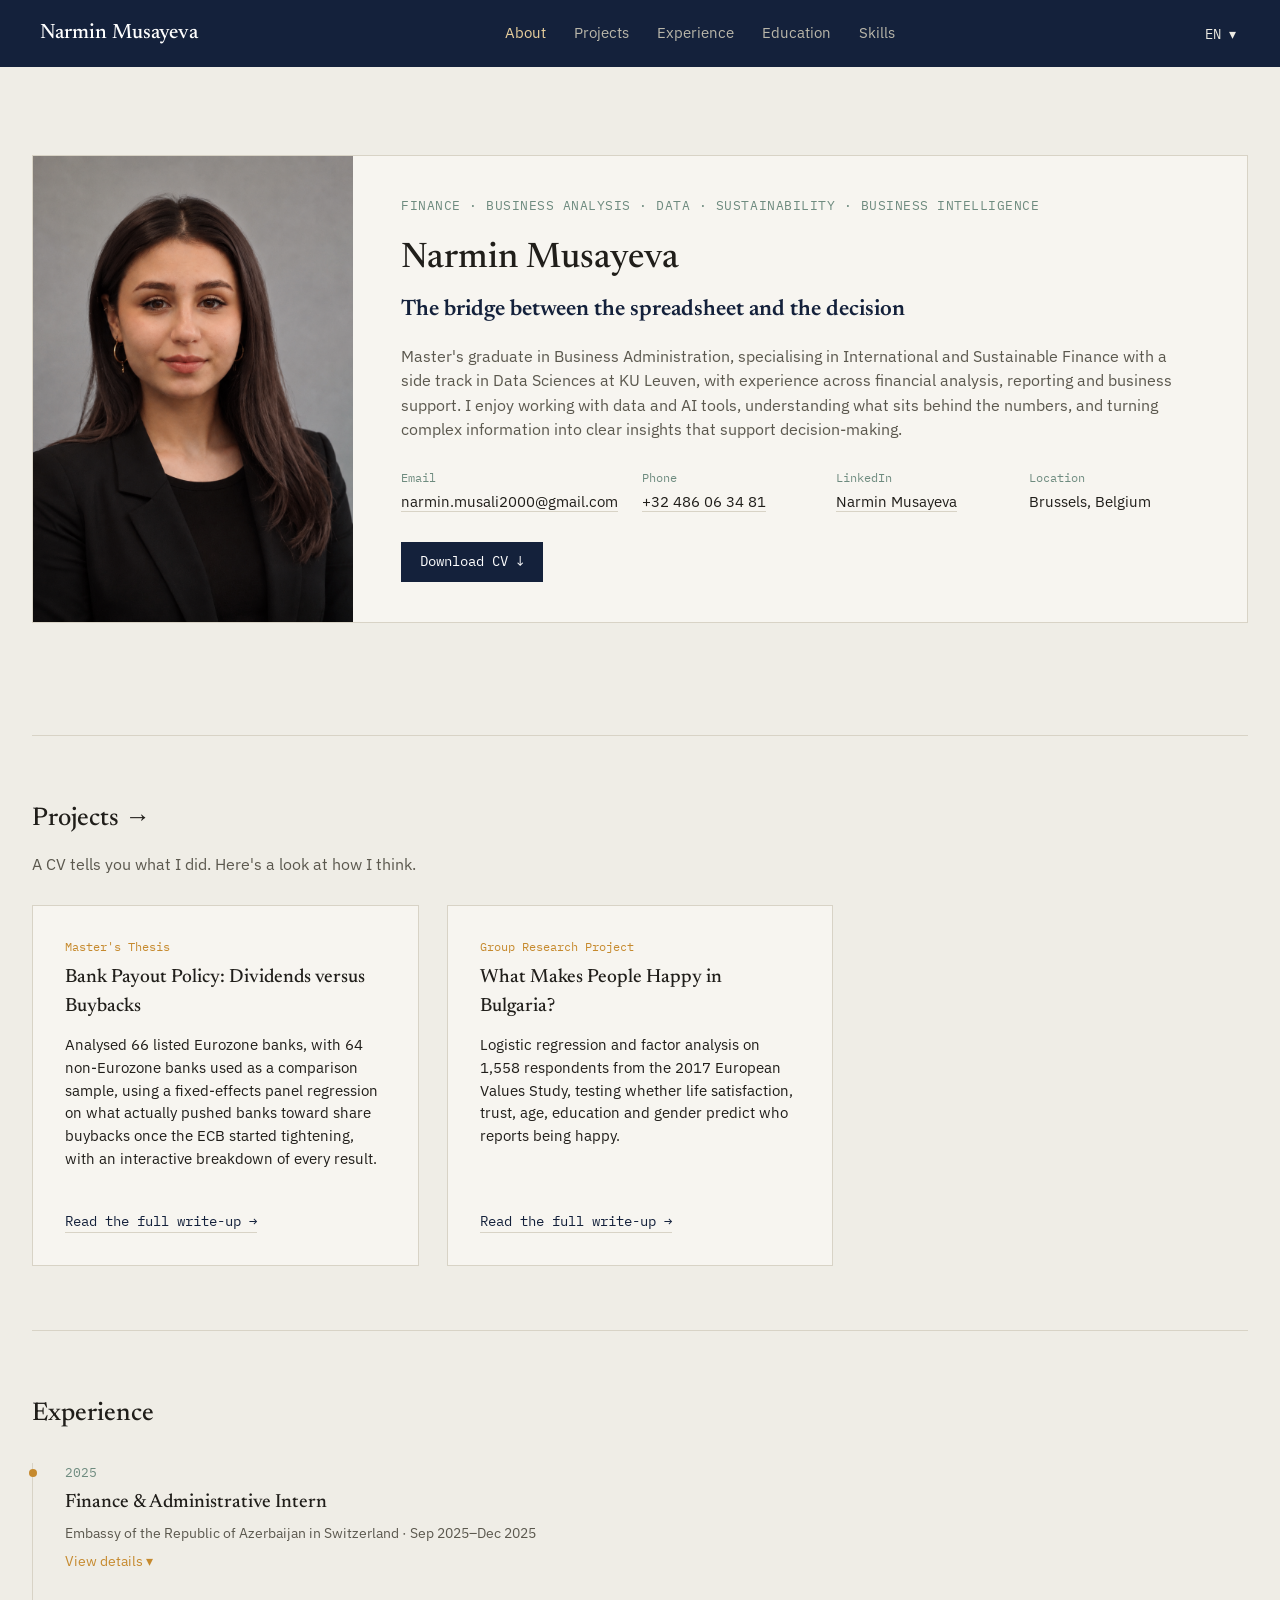
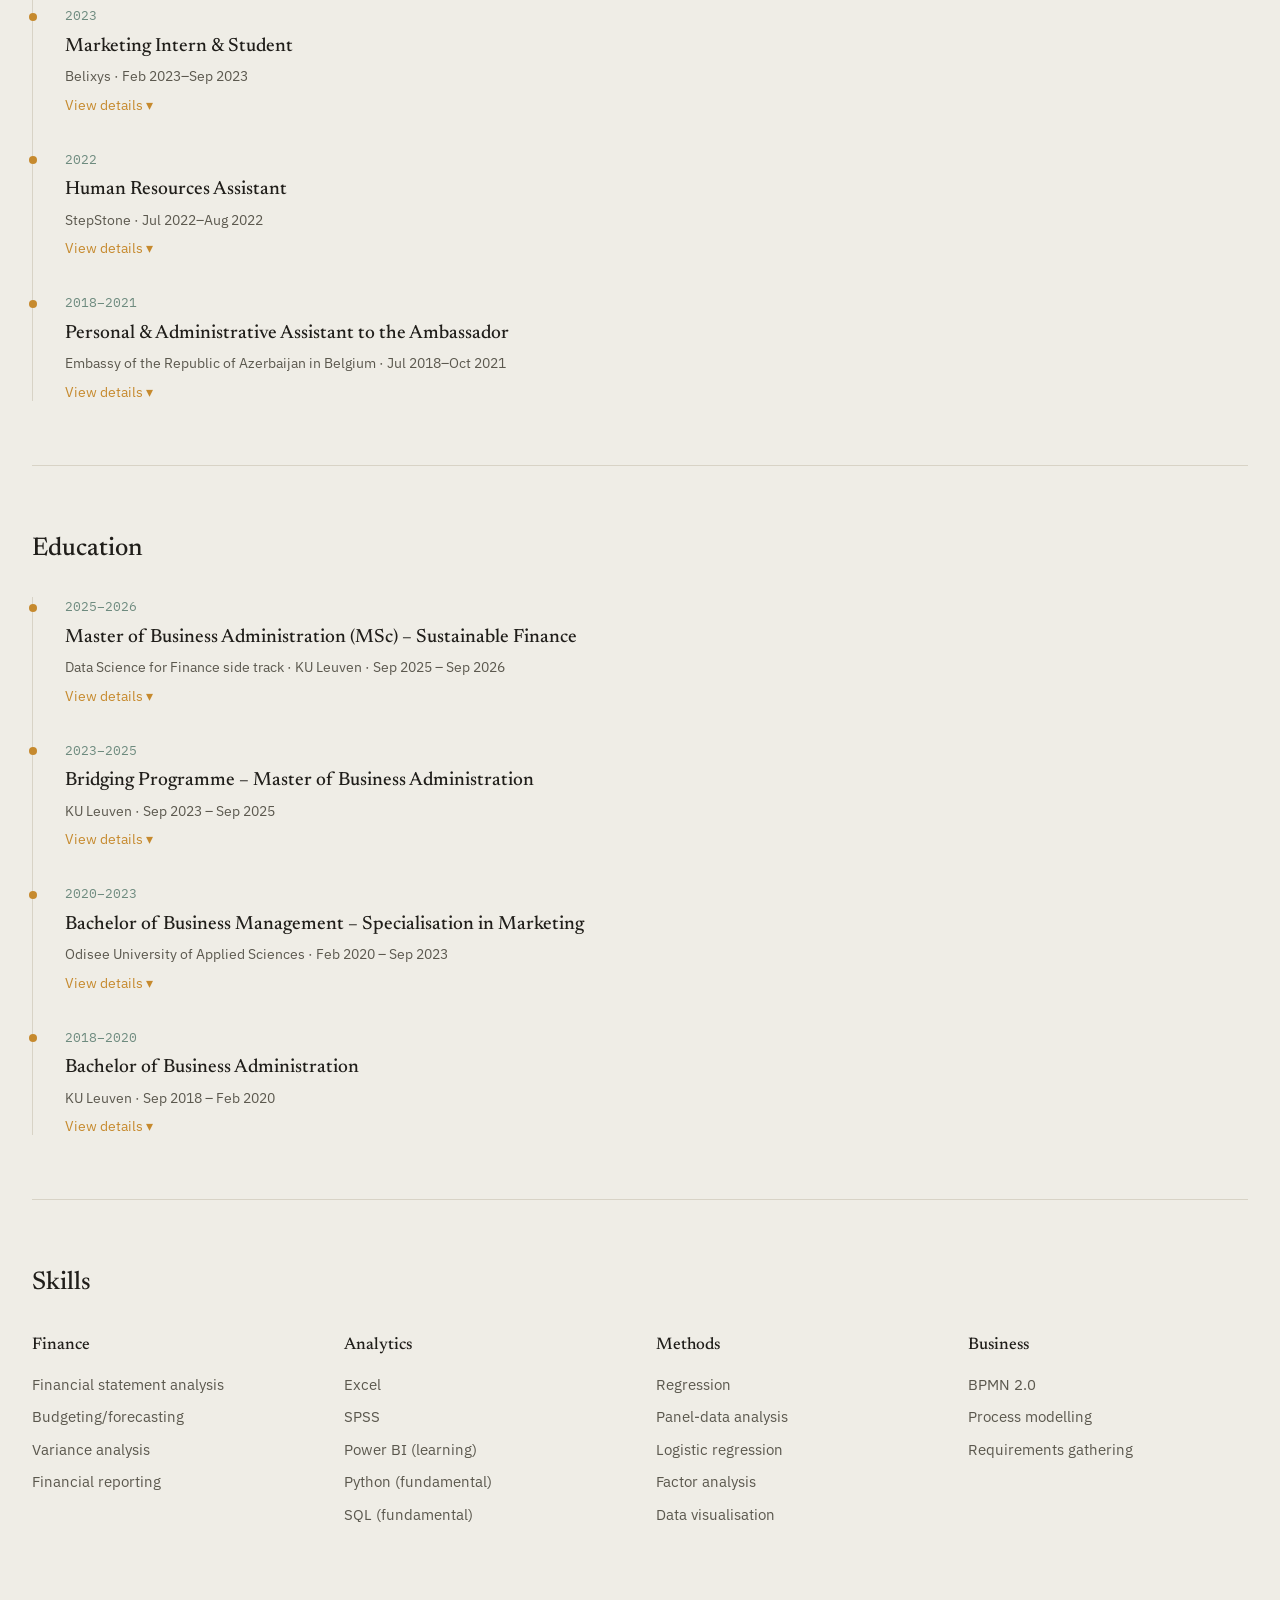
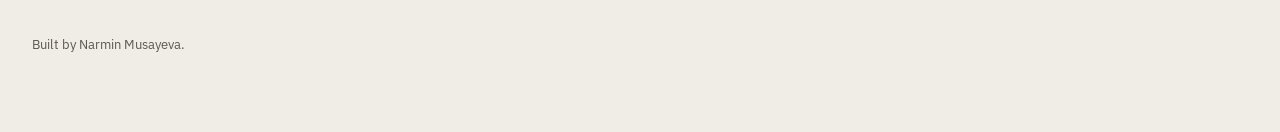
<file: index.html>
<!DOCTYPE html>
<html lang="en">
<head>
<meta charset="UTF-8">
<meta name="viewport" content="width=device-width, initial-scale=1.0">
<title>Narmin Musayeva · Finance &amp; Data</title>
<link rel="preconnect" href="https://fonts.googleapis.com">
<link rel="preconnect" href="https://fonts.gstatic.com" crossorigin>
<link href="https://fonts.googleapis.com/css2?family=Newsreader:ital,opsz,wght@0,6..72,400;0,6..72,500;0,6..72,600;1,6..72,400&family=IBM+Plex+Sans:wght@400;500;600&family=IBM+Plex+Mono:wght@400;500&display=swap" rel="stylesheet">
<link rel="stylesheet" href="style.css?v=20260911">
</head>
<body>

<a class="skip-link" href="#main" data-i18n="skip.content">Skip to content</a>

<header class="topnav">
  <a href="#about" class="topnav-brand">Narmin Musayeva</a>
  <nav class="topnav-links" aria-label="Section navigation">
    <a href="#about" class="nav-link active" data-i18n="nav.about">About</a>
    <a href="projects/index.html" class="nav-link" data-i18n="nav.projects">Projects</a>
    <a href="#experience" class="nav-link" data-i18n="nav.experience">Experience</a>
    <a href="#education" class="nav-link" data-i18n="nav.education">Education</a>
    <a href="#skills" class="nav-link" data-i18n="nav.skills">Skills</a>
  </nav>
<div class="lang-switcher">
  <button
    type="button"
    class="lang-current"
    aria-haspopup="true"
    aria-expanded="false"
  >
    EN ▾
  </button>

  <div class="lang-menu">
    <button type="button" class="lang-btn active" data-lang="en">English</button>
    <button type="button" class="lang-btn" data-lang="nl">Nederlands</button>
    <button type="button" class="lang-btn" data-lang="fr">Français</button>
  </div>
</div>
  <button type="button" class="nav-toggle" aria-label="Toggle menu" aria-expanded="false">☰</button>
</header>

<main id="main">

  <!-- ABOUT / HERO -->
  <section id="about" class="section hero">
    <div class="hero-card">
      <div class="hero-photo">
        <img src="assets/images/profile-photo.png" alt="Narmin Musayeva" class="hero-photo-img">
      </div>
      <div class="hero-info">
        <p class="eyebrow" data-i18n="hero.eyebrow">Finance · Business Analysis · Data · Sustainability · Business Intelligence</p>
        <h1 class="hero-name">Narmin Musayeva</h1>
        <p class="hero-title" data-i18n="hero.title">The bridge between the spreadsheet and the decision</p>
        <p class="hero-lead" data-i18n="hero.lead">
          Master's graduate in Business Administration, specialising in International and
          Sustainable Finance with a side track in Data Sciences at KU Leuven, with experience across financial analysis, reporting
          and business support. I enjoy working with data and AI tools, understanding what sits
          behind the numbers, and turning complex information into clear insights that support
          decision-making.
        </p>
        <dl class="hero-contact">
          <div><dt data-i18n="hero.contact.email">Email</dt><dd><a href="mailto:narmin.musali2000@gmail.com">narmin.musali2000@gmail.com</a></dd></div>
          <div><dt data-i18n="hero.contact.phone">Phone</dt><dd><a href="tel:+32486063481">+32 486 06 34 81</a></dd></div>
          <div><dt data-i18n="hero.contact.linkedin">LinkedIn</dt><dd><a href="https://www.linkedin.com/in/narmin-musayeva-6a4915167/" target="_blank" rel="noopener">Narmin Musayeva</a></dd></div>
          <div><dt data-i18n="hero.contact.location">Location</dt><dd data-i18n="hero.location.value">Brussels, Belgium</dd></div>
        </dl>
        <div class="hero-actions">
          <a href="assets/cv/Narmin_Musayeva_CV.pdf" class="hero-cta" download data-i18n="hero.cta">Download CV ↓</a>
        </div>
      </div>
    </div>
  </section>
  <!-- PROJECTS -->
  <section id="projects" class="section">
    <a href="projects/index.html" class="section-title-link">
      <h3 class="section-title" data-i18n="projects.sectionTitle">Projects →</h3>
    </a>
    <p class="section-intro" data-i18n="projects.intro">A CV tells you what I did. Here's a look at how I think.</p>

    <div class="project-cards">
      <article class="case">
        <p class="case-tag" data-i18n="projects.thesis.tag">Master's Thesis</p>
        <h4>Bank Payout Policy: Dividends versus Buybacks</h4>
        <p class="case-desc" data-i18n="projects.thesis.desc">
          Analysed 66 listed Eurozone banks, with 64 non-Eurozone banks used as a comparison sample,
          using a fixed-effects panel regression on what
          actually pushed banks toward share buybacks once the ECB started tightening, with an
          interactive breakdown of every result.
        </p>
        <a href="projects/thesis.html" class="case-link" data-i18n="projects.readMore">Read the full write-up →</a>
      </article>

      <article class="case">
        <p class="case-tag" data-i18n="projects.bulgaria.tag">Group Research Project</p>
        <h4>What Makes People Happy in Bulgaria?</h4>
        <p class="case-desc" data-i18n="projects.bulgaria.desc">
          Logistic regression and factor analysis on 1,558 respondents from the 2017 European
          Values Study, testing whether life satisfaction, trust, age, education and gender predict
          who reports being happy.
        </p>
        <a href="projects/bulgaria.html" class="case-link" data-i18n="projects.readMore">Read the full write-up →</a>
      </article>

      <!-- Apple project temporarily hidden
      <article class="case case-secondary">
        <p class="case-tag">Financial Analysis</p>
        <h4>Apple: revenue &amp; profitability review</h4>
        <p class="case-desc placeholder-copy">Write-up coming soon.</p>
        <a href="projects/apple.html" class="case-link">Read more →</a>
      </article>
      -->
    </div>
  </section>
  <!-- EXPERIENCE -->
  <section id="experience" class="section">
    <h3 class="section-title" data-i18n="experience.sectionTitle">Experience</h3>

    <ol class="timeline">
      <li class="timeline-item">
        <span class="timeline-date">2025</span>
        <div class="timeline-body">
          <h4 data-i18n="exp1.title">Finance &amp; Administrative Intern</h4>
          <p class="role-meta" data-i18n="exp1.meta">Embassy of the Republic of Azerbaijan in Switzerland · Sep 2025–Dec 2025</p>
          <button type="button" class="details-toggle" aria-expanded="false" aria-controls="details-1">View details &#9662;</button>
          <ul class="role-bullets" id="details-1" hidden>
            <li data-i18n="exp1.b1">Maintained and updated Excel-based financial records supporting expense tracking, budget follow-up and internal reporting</li>
            <li data-i18n="exp1.b2">Verified financial information against invoices, receipts and supporting documentation, identifying missing or inconsistent information and following up where needed</li>
            <li data-i18n="exp1.b3">Organised financial data and documentation into clear, structured summaries for internal review</li>
            <li data-i18n="exp1.b4">Supported day-to-day finance and administrative activities while managing sensitive information accurately, independently and within deadlines</li>
          </ul>
        </div>
      </li>
      <li class="timeline-item">
        <span class="timeline-date">2023</span>
        <div class="timeline-body">
          <h4 data-i18n="exp2.title">Marketing Intern & Student </h4>
          <p class="role-meta" data-i18n="exp2.meta">Belixys · Feb 2023–Sep 2023</p>
          <button type="button" class="details-toggle" aria-expanded="false" aria-controls="details-2">View details &#9662;</button>
          <ul class="role-bullets" id="details-2" hidden>
            <li data-i18n="exp2.b1">Supported the preparation of marketing and commercial materials, including product information, pricing documents and content used for campaigns and trade-show activities</li>
            <li data-i18n="exp2.b2">Conducted competitor and market research, comparing products, pricing and positioning to support commercial and marketing decisions</li>
            <li data-i18n="exp2.b3">Created and maintained structured product and pricing templates in Excel and Word, ensuring information was accurate, consistent and easy to use</li>
            <li data-i18n="exp2.b4">Assisted with planning for trade shows and promotional activities, including preparing budget estimates, organising cost information and supporting related administrative follow-up</li>
            <li data-i18n="exp2.b5">Helped manage expense and supporting documentation through the company's finance application</li>
          </ul>
        </div>
      </li>
      <li class="timeline-item">
        <span class="timeline-date">2022</span>
        <div class="timeline-body">
          <h4 data-i18n="exp3.title">Human Resources Assistant</h4>
          <p class="role-meta" data-i18n="exp3.meta">StepStone · Jul 2022–Aug 2022</p>
          <button type="button" class="details-toggle" aria-expanded="false" aria-controls="details-3">View details &#9662;</button>
          <ul class="role-bullets" id="details-3" hidden>
            <li data-i18n="exp3.b1">Supported recruitment, onboarding and internal mobility processes for technical and business positions</li>
            <li data-i18n="exp3.b2">Maintained accurate candidate and employee information using Excel and SmartRecruiters, ensuring records and documentation remained organised and up to date</li>
            <li data-i18n="exp3.b3">Coordinated interviews, calendars and follow-up communication between candidates, hiring teams and internal stakeholders</li>
            <li data-i18n="exp3.b4">Assisted with onboarding and employee-transfer documentation while handling personal and recruitment information confidentially</li>
          </ul>
        </div>
      </li>
      <li class="timeline-item">
        <span class="timeline-date">2018–2021</span>
        <div class="timeline-body">
          <h4 data-i18n="exp4.title">Personal &amp; Administrative Assistant to the Ambassador</h4>
          <p class="role-meta" data-i18n="exp4.meta">Embassy of the Republic of Azerbaijan in Belgium · Jul 2018–Oct 2021</p>
          <button type="button" class="details-toggle" aria-expanded="false" aria-controls="details-4">View details &#9662;</button>
          <ul class="role-bullets" id="details-4" hidden>
            <li data-i18n="exp4.b1">Provided administrative and organisational support, managing correspondence, records and confidential documentation in an international diplomatic environment</li>
            <li data-i18n="exp4.b2">Coordinated meetings, appointments and communication with governmental, diplomatic and business stakeholders, acting as a reliable point of contact</li>
            <li data-i18n="exp4.b3">Prepared and organised documents, summaries and background information required for meetings, official activities and day-to-day office operations</li>
            <li data-i18n="exp4.b4">Managed multiple requests and competing priorities independently, ensuring information and documentation were prepared accurately and on time</li>
            <li data-i18n="exp4.b5">Supported official visits, events and general office coordination as required</li>
          </ul>
        </div>
      </li>
    </ol>
  </section>
  <!-- EDUCATION -->
  <section id="education" class="section">
    <h3 class="section-title" data-i18n="education.sectionTitle">Education</h3>
    <ol class="timeline">
      <li class="timeline-item">
        <span class="timeline-date">2025–2026</span>
        <div class="timeline-body">
          <h4 data-i18n="edu1.title">Master of Business Administration (MSc) &ndash; Sustainable Finance</h4>
          <p class="role-meta" data-i18n="edu1.meta">Data Science for Finance side track · KU Leuven · Sep 2025 – Sep 2026</p>
          <button type="button" class="details-toggle" aria-expanded="false" aria-controls="details-5">View details &#9662;</button>
          <ul class="role-bullets" id="details-5" hidden>
            <li data-i18n="edu1.b1">Specialised in sustainable finance, banking, international finance and financial technology, complemented by applied data science for financial analysis</li>
            <li data-i18n="edu1.b2"><strong>Key coursework:</strong> Sustainable Finance, International Finance, Modern Banking and Financial Technology, Topics in Fintech, Data Science for Finance, Business Research Methods, and Ethics, Responsibility and Sustainability</li>
            <li data-i18n="edu1.b3"><strong>Master's thesis:</strong> Bank Payout Policy: Dividends versus Buybacks, using quantitative analysis to examine payout decisions across listed banks</li>
          </ul>
        </div>
      </li>
      <li class="timeline-item">
        <span class="timeline-date">2023–2025</span>
        <div class="timeline-body">
          <h4 data-i18n="edu2.title">Bridging Programme &ndash; Master of Business Administration</h4>
          <p class="role-meta" data-i18n="edu2.meta">KU Leuven · Sep 2023 – Sep 2025</p>
          <button type="button" class="details-toggle" aria-expanded="false" aria-controls="details-6">View details &#9662;</button>
          <ul class="role-bullets" id="details-6" hidden>
            <li data-i18n="edu2.b1">Strengthened my foundation in finance, economics, quantitative methods, reporting and business strategy in preparation for the MBA</li>
            <li data-i18n="edu2.b2"><strong>Key coursework:</strong> Corporate Finance, Internal and External Financial Reporting, Statistics for Business, Research Methods, Microeconomics, Macro- and International Economics, Mathematics for Business, Principles of Taxation, and Strategy and Entrepreneurship</li>
            <li data-i18n="edu2.b3">Developed stronger analytical and quantitative skills through financial decision-making, statistical analysis, economic reasoning and business research</li>
          </ul>
        </div>
      </li>
      <li class="timeline-item">
        <span class="timeline-date">2020–2023</span>
        <div class="timeline-body">
          <h4 data-i18n="edu3.title">Bachelor of Business Management &ndash; Specialisation in Marketing</h4>
          <p class="role-meta" data-i18n="edu3.meta">Odisee University of Applied Sciences · Feb 2020 – Sep 2023</p>
          <button type="button" class="details-toggle" aria-expanded="false" aria-controls="details-7">View details &#9662;</button>
          <ul class="role-bullets" id="details-7" hidden>
            <li data-i18n="edu3.b1">Built a broad foundation across business, finance, economics, marketing, statistics and organisational management</li>
            <li data-i18n="edu3.b2"><strong>Key coursework:</strong> Financial Business Management, Commercial Budgeting and Account Management, Micro- and Macroeconomics, Business Strategy, Statistics for Market Research, Market Research and Analysis, Project Management, Foreign Trade, and Commercial Law</li>
            <li data-i18n="edu3.b3"><strong>Bachelor thesis:</strong> Effective Marketing Strategies for Deployable Mobile Surveillance Solutions in the Belgian Market. Conducted qualitative interviews, a quantitative stakeholder survey, competitor analysis and desk research to develop market and communication recommendations for Belixys</li>
          </ul>
        </div>
      </li>
      <li class="timeline-item">
        <span class="timeline-date">2018–2020</span>
        <div class="timeline-body">
          <h4 data-i18n="edu4.title">Bachelor of Business Administration</h4>
          <p class="role-meta" data-i18n="edu4.meta">KU Leuven · Sep 2018 – Feb 2020</p>
          <button type="button" class="details-toggle" aria-expanded="false" aria-controls="details-8">View details &#9662;</button>
          <ul class="role-bullets" id="details-8" hidden>
            <li data-i18n="edu4.b1">Een eerste brede basis opgebouwd in bedrijfsadministratie, financiële boekhouding, economie, management, onderzoeksmethoden, bedrijfskunde-wiskunde en financiële markten.</li>
            <li data-i18n="edu4.b2"><strong>Key coursework:</strong> Financiële Instellingen en Markten, Management, Financiële Boekhouding, Wiskunde voor Bedrijfskunde, Managerial Economics, Onderzoeksmethoden en Managementproject.</li>
          </ul>
        </div>
      </li>
    </ol>
  </section>
  <!-- SKILLS -->
  <section id="skills" class="section">
    <h3 class="section-title" data-i18n="skills.sectionTitle">Skills</h3>
    <div class="skills-grid">
      <div class="skill-group">
        <h4 data-i18n="skills.finance">Finance</h4>
        <ul class="skill-list">
          <li data-i18n="skills.finance.1">Financial statement analysis</li>
          <li data-i18n="skills.finance.2">Budgeting/forecasting</li>
          <li data-i18n="skills.finance.3">Variance analysis</li>
          <li data-i18n="skills.finance.4">Financial reporting</li>
        </ul>
      </div>
      <div class="skill-group">
        <h4 data-i18n="skills.analytics">Analytics</h4>
        <ul class="skill-list">
          <li>Excel</li>
          <li>SPSS</li>
          <li data-i18n="skills.analytics.2">Power BI (learning)</li>
          <li data-i18n="skills.analytics.3">Python (fundamental)</li>
          <li data-i18n="skills.analytics.4">SQL (fundamental)</li>
        </ul>
      </div>
      <div class="skill-group">
        <h4 data-i18n="skills.methods">Methods</h4>
        <ul class="skill-list">
          <li data-i18n="skills.methods.1">Regression</li>
          <li data-i18n="skills.methods.2">Panel-data analysis</li>
          <li data-i18n="skills.methods.3">Logistic regression</li>
          <li data-i18n="skills.methods.4">Factor analysis</li>
          <li data-i18n="skills.methods.5">Data visualisation</li>
        </ul>
      </div>
      <div class="skill-group">
        <h4 data-i18n="skills.business">Business</h4>
        <ul class="skill-list">
          <li>BPMN 2.0</li>
          <li data-i18n="skills.business.2">Process modelling</li>
          <li data-i18n="skills.business.3">Requirements gathering</li>
        </ul>
      </div>
    </div>
  </section>

  <footer class="footer">
    <p data-i18n="footer.text">Built by Narmin Musayeva.</p>
  </footer>

</main>

<script src="vendor/chart.umd.min.js"></script>
<script src="i18n.js"></script>
<script src="script.js"></script>
</body>
</html>
</file>
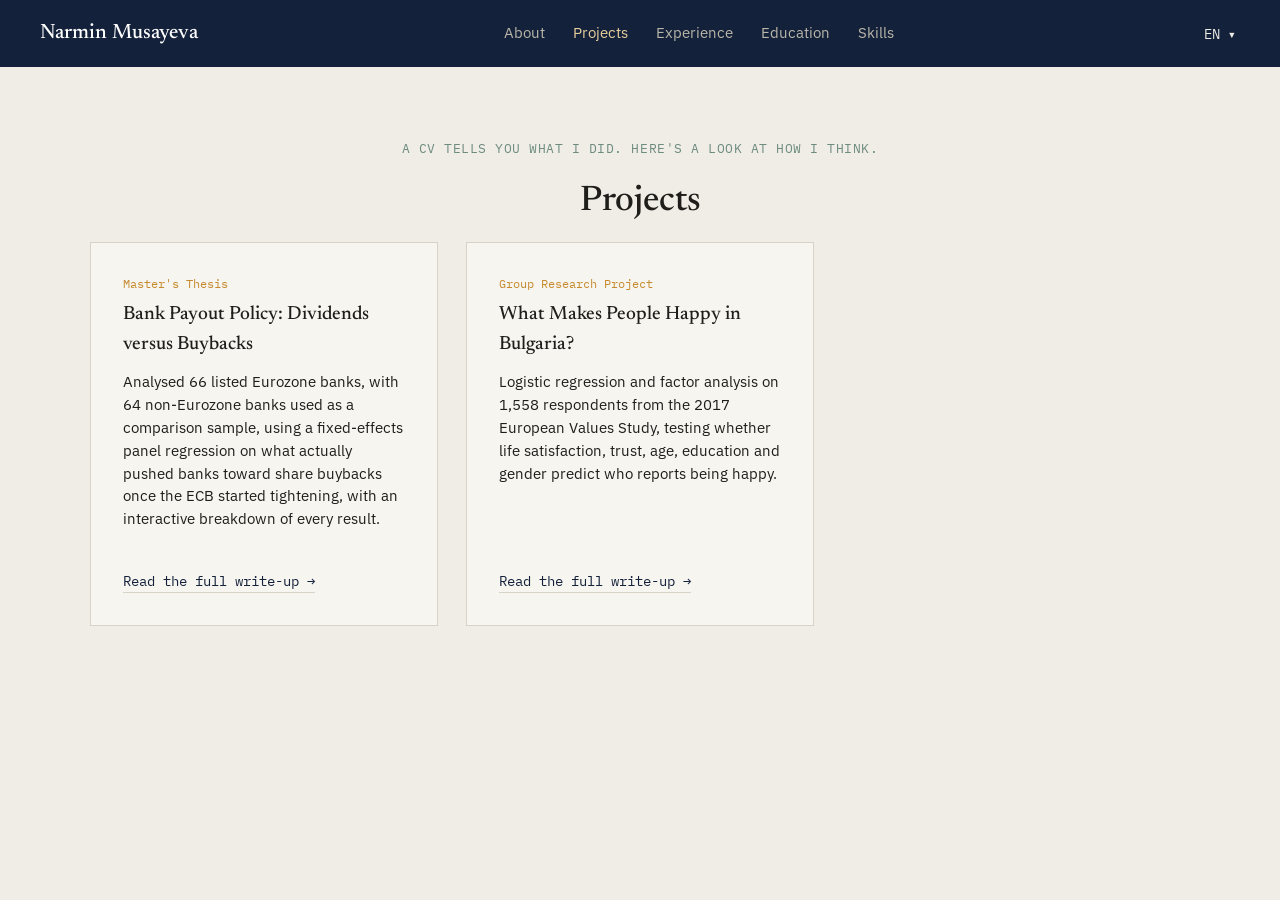
<file: projects/index.html>
<!DOCTYPE html>
<html lang="en">
<head>
<meta charset="UTF-8">
<meta name="viewport" content="width=device-width, initial-scale=1.0">
<title>Projects · Narmin Musayeva</title>
<link rel="preconnect" href="https://fonts.googleapis.com">
<link rel="preconnect" href="https://fonts.gstatic.com" crossorigin>
<link href="https://fonts.googleapis.com/css2?family=Newsreader:ital,opsz,wght@0,6..72,400;0,6..72,500;0,6..72,600;1,6..72,400&family=IBM+Plex+Sans:wght@400;500;600&family=IBM+Plex+Mono:wght@400;500&display=swap" rel="stylesheet">
<link rel="stylesheet" href="../style.css?v=20260911">
</head>
<body>

<a class="skip-link" href="#main">Skip to content</a>

<header class="topnav">
  <a href="../index.html#about" class="topnav-brand">Narmin Musayeva</a>

  <nav class="topnav-links" aria-label="Section navigation">
    <a href="../index.html#about" class="nav-link" data-i18n="nav.about">About</a>
    <a href="index.html" class="nav-link active" data-i18n="nav.projects">Projects</a>
    <a href="../index.html#experience" class="nav-link" data-i18n="nav.experience">Experience</a>
    <a href="../index.html#education" class="nav-link" data-i18n="nav.education">Education</a>
    <a href="../index.html#skills" class="nav-link" data-i18n="nav.skills">Skills</a>
  </nav>

  <div class="lang-switcher">
    <button
      type="button"
      class="lang-current"
      aria-haspopup="true"
      aria-expanded="false"
    >
      EN ▾
    </button>

    <div class="lang-menu">
      <button type="button" class="lang-btn active" data-lang="en">English</button>
      <button type="button" class="lang-btn" data-lang="nl">Nederlands</button>
      <button type="button" class="lang-btn" data-lang="fr">Français</button>
    </div>
  </div>

  <button type="button" class="nav-toggle" aria-label="Toggle menu" aria-expanded="false">☰</button>
</header>

<main id="main">
  <section class="section project-page">
    <p class="eyebrow" data-i18n="projects.intro">
      A CV tells you what I did. Here's a look at how I think.
    </p>

    <h1 class="project-title" data-i18n="nav.projects">
      Projects
    </h1>

    <div class="project-cards">
      <article class="case">
        <p class="case-tag" data-i18n="projects.thesis.tag">
          Master's Thesis
        </p>

        <h4>Bank Payout Policy: Dividends versus Buybacks</h4>

        <p class="case-desc" data-i18n="projects.thesis.desc">
          Analysed 66 listed Eurozone banks, with 64 non-Eurozone banks used as a comparison sample,
          using a fixed-effects panel regression on what actually pushed banks toward share buybacks once the ECB started tightening, with an interactive breakdown of every result.
        </p>

        <a href="thesis.html"
           class="case-link"
           data-i18n="projects.readMore">
          Read the full write-up →
        </a>
      </article>

      <article class="case">
        <p class="case-tag" data-i18n="projects.bulgaria.tag">
          Group Research Project
        </p>

        <h4>What Makes People Happy in Bulgaria?</h4>

        <p class="case-desc" data-i18n="projects.bulgaria.desc">
          Logistic regression and factor analysis on 1,558 respondents from the 2017 European Values Study, testing whether life satisfaction, trust, age, education and gender predict who reports being happy.
        </p>

        <a href="bulgaria.html"
           class="case-link"
           data-i18n="projects.readMore">
          Read the full write-up →
        </a>
      </article>
    </div>
  </section>
</main>

<script src="../i18n.js"></script>
<script src="../script.js"></script>
</body>
</html>
</file>
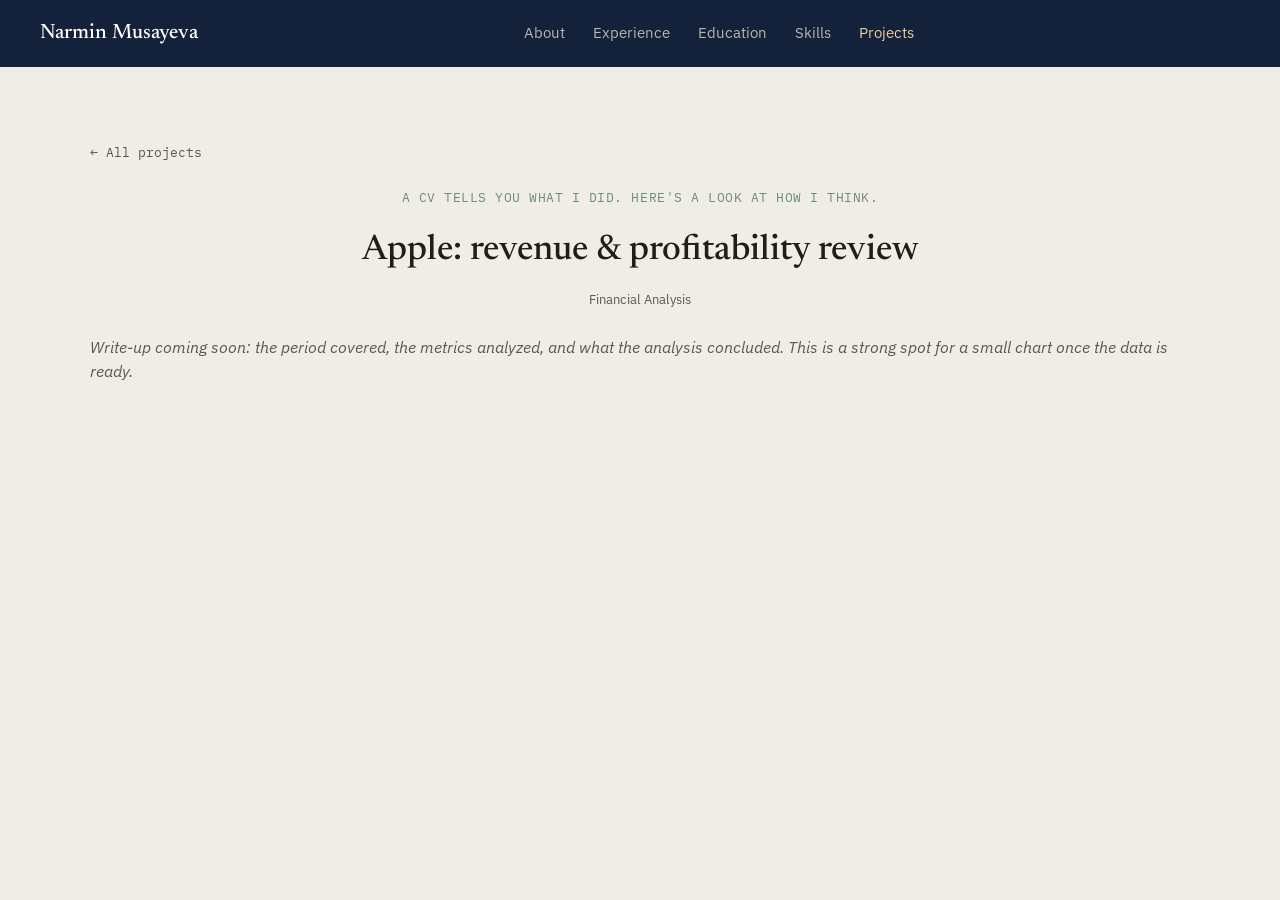
<file: projects/apple.html>
<!DOCTYPE html>
<html lang="en">
<head>
<meta charset="UTF-8">
<meta name="viewport" content="width=device-width, initial-scale=1.0">
<title>Apple Financial Analysis · Narmin Musayeva</title>
<link rel="preconnect" href="https://fonts.googleapis.com">
<link rel="preconnect" href="https://fonts.gstatic.com" crossorigin>
<link href="https://fonts.googleapis.com/css2?family=Newsreader:ital,opsz,wght@0,6..72,400;0,6..72,500;0,6..72,600;1,6..72,400&family=IBM+Plex+Sans:wght@400;500;600&family=IBM+Plex+Mono:wght@400;500&display=swap" rel="stylesheet">
<link rel="stylesheet" href="../style.css">
</head>
<body>

<a class="skip-link" href="#main">Skip to content</a>

<header class="topnav">
  <a href="../index.html#about" class="topnav-brand">Narmin Musayeva</a>
  <nav class="topnav-links" aria-label="Section navigation">
    <a href="../index.html#about" class="nav-link">About</a>
    <a href="../index.html#experience" class="nav-link">Experience</a>
    <a href="../index.html#education" class="nav-link">Education</a>
    <a href="../index.html#skills" class="nav-link">Skills</a>
    <a href="index.html" class="nav-link active">Projects</a>
  </nav>
  <button type="button" class="nav-toggle" aria-label="Toggle menu" aria-expanded="false">☰</button>
</header>

<main id="main">
  <section class="section project-page">
    <a href="index.html" class="back-link">← All projects</a>
    <p class="eyebrow">A CV tells you what I did. Here's a look at how I think.</p>
    <h1 class="project-title">Apple: revenue &amp; profitability review</h1>
    <p class="case-scope">Financial Analysis</p>

    <p class="case-desc placeholder-copy project-intro">
      Write-up coming soon: the period covered, the metrics analyzed, and what the analysis
      concluded. This is a strong spot for a small chart once the data is ready.
    </p>
  </section>
</main>

<script src="../script.js"></script>
</body>
</html>
</file>
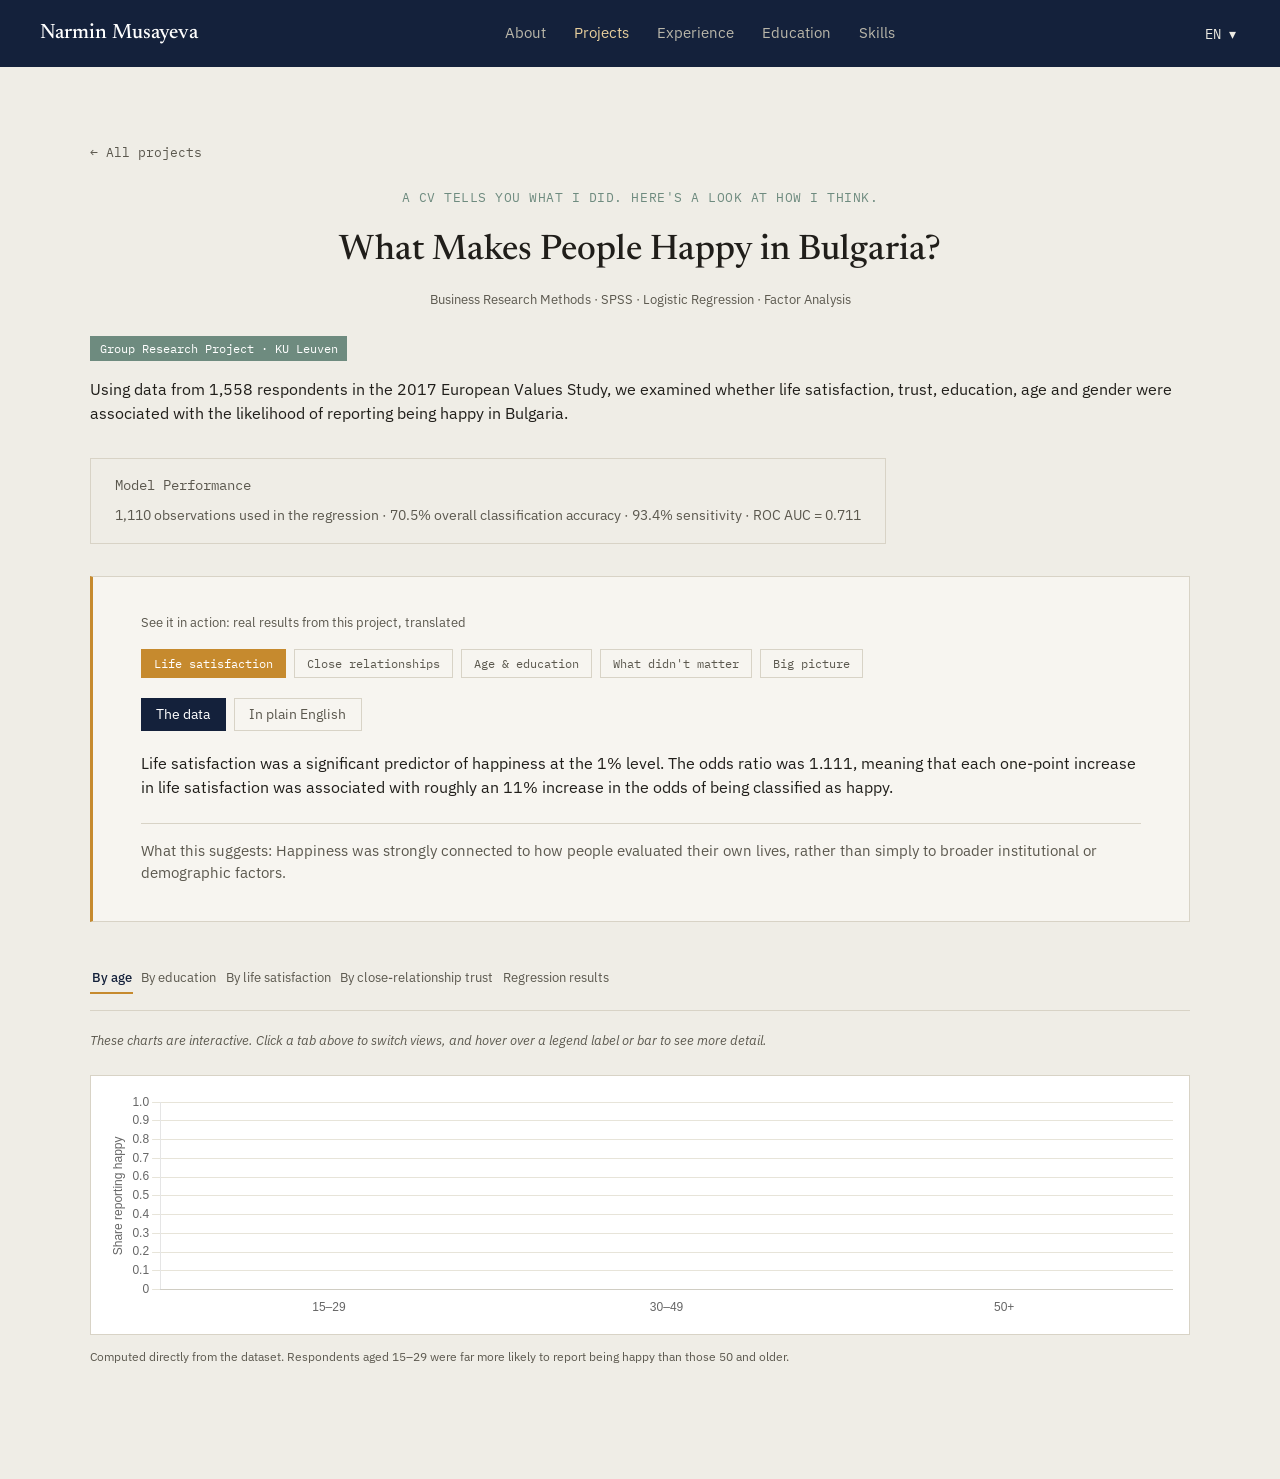
<file: projects/bulgaria.html>
<!DOCTYPE html>
<html lang="en">
<head>
<meta charset="UTF-8">
<meta name="viewport" content="width=device-width, initial-scale=1.0">
<title>What Makes People Happy in Bulgaria? · Narmin Musayeva</title>
<link rel="preconnect" href="https://fonts.googleapis.com">
<link rel="preconnect" href="https://fonts.gstatic.com" crossorigin>
<link href="https://fonts.googleapis.com/css2?family=Newsreader:ital,opsz,wght@0,6..72,400;0,6..72,500;0,6..72,600;1,6..72,400&family=IBM+Plex+Sans:wght@400;500;600&family=IBM+Plex+Mono:wght@400;500&display=swap" rel="stylesheet">
<link rel="stylesheet" href="../style.css?v=20260911">
</head>
<body>

<a class="skip-link" href="#main">Skip to content</a>

<header class="topnav">
  <a href="../index.html#about" class="topnav-brand">Narmin Musayeva</a>

  <nav class="topnav-links" aria-label="Section navigation">
    <a href="../index.html#about" class="nav-link" data-i18n="nav.about">About</a>
    <a href="index.html" class="nav-link active" data-i18n="nav.projects">Projects</a>
    <a href="../index.html#experience" class="nav-link" data-i18n="nav.experience">Experience</a>
    <a href="../index.html#education" class="nav-link" data-i18n="nav.education">Education</a>
    <a href="../index.html#skills" class="nav-link" data-i18n="nav.skills">Skills</a>
  </nav>

<div class="lang-switcher">
  <button
    type="button"
    class="lang-current"
    aria-haspopup="true"
    aria-expanded="false"
  >
    EN ▾
  </button>

  <div class="lang-menu">
    <button type="button" class="lang-btn active" data-lang="en">English</button>
    <button type="button" class="lang-btn" data-lang="nl">Nederlands</button>
    <button type="button" class="lang-btn" data-lang="fr">Français</button>
  </div>
</div>

  <button type="button" class="nav-toggle" aria-label="Toggle menu" aria-expanded="false">☰</button>
</header>

<main id="main">
  <section class="section project-page">
    <a href="index.html" class="back-link" data-i18n="bulgaria.back">← All projects</a>
    <p class="eyebrow" data-i18n="bulgaria.eyebrow">A CV tells you what I did. Here's a look at how I think.</p>
    <h1 class="project-title" data-i18n="bulgaria.title">What Makes People Happy in Bulgaria?</h1>
    <p class="case-scope" data-i18n="bulgaria.scope">Business Research Methods · SPSS · Logistic Regression · Factor Analysis</p>
    <span class="group-label" data-i18n="bulgaria.group">Group Research Project · KU Leuven</span>

    <p class="case-desc project-intro" data-i18n="bulgaria.intro">
      Using data from 1,558 respondents in the 2017 European Values Study, we examined whether
      life satisfaction, trust, education, age and gender were associated with the likelihood of
      reporting being happy in Bulgaria.
    </p>

    <div class="method-card">
      <p class="case-tag" data-i18n="bulgaria.performanceTag">Model Performance</p>
      <p data-i18n="bulgaria.performance">1,110 observations used in the regression · 70.5% overall classification accuracy · 93.4% sensitivity · ROC AUC = 0.711</p>
    </div>

    <div class="demo" id="translate-demo">
      <div class="demo-label" data-i18n="bulgaria.demoLabel">See it in action: real results from this project, translated</div>
      <div class="demo-examples" role="tablist" aria-label="Choose a finding">
        <button type="button" class="chip active" data-example="satisfaction" data-i18n="bulgaria.demo.satisfaction">Life satisfaction</button>
        <button type="button" class="chip" data-example="relationships" data-i18n="bulgaria.demo.relationships">Close relationships</button>
        <button type="button" class="chip" data-example="agedu" data-i18n="bulgaria.demo.agedu">Age &amp; education</button>
        <button type="button" class="chip" data-example="nomatter" data-i18n="bulgaria.demo.nomatter">What didn't matter</button>
        <button type="button" class="chip" data-example="bigpicture" data-i18n="bulgaria.demo.bigpicture">Big picture</button>
      </div>
      <div class="demo-toggle" role="group" aria-label="Switch framing">
        <button type="button" class="demo-btn active" data-mode="raw" data-i18n="bulgaria.demo.raw">The data</button>
        <button type="button" class="demo-btn" data-mode="plain" data-i18n="bulgaria.demo.plain">In plain English</button>
      </div>
      <div class="demo-panel">
        <p class="demo-text" id="demo-text"></p>
        <p class="demo-takeaway" id="demo-takeaway"></p>
      </div>
    </div>

    <div class="view-tabs" role="tablist" aria-label="Chart selector">
      <button type="button" class="view-tab active" data-view="age" data-i18n="bulgaria.tabs.age">By age</button>
      <button type="button" class="view-tab" data-view="education" data-i18n="bulgaria.tabs.education">By education</button>
      <button type="button" class="view-tab" data-view="satisfaction" data-i18n="bulgaria.tabs.satisfaction">By life satisfaction</button>
      <button type="button" class="view-tab" data-view="trust" data-i18n="bulgaria.tabs.trust">By close-relationship trust</button>
      <button type="button" class="view-tab" data-view="regression" data-i18n="bulgaria.tabs.regression">Regression results</button>
    </div>
    <p class="interactive-hint" data-i18n="bulgaria.hint">These charts are interactive. Click a tab above to switch views, and hover over a legend label or bar to see more detail.</p>

    <div class="chart-view" id="view-age">
      <div class="chart-wrap">
        <canvas id="ageChart" height="260" role="img" aria-label="Share of respondents reporting happy, by age group"></canvas>
      </div>
      <p class="chart-note" data-i18n="bulgaria.note.age">Computed directly from the dataset. Respondents aged 15–29 were far more likely to report being happy than those 50 and older.</p>
    </div>

    <div class="chart-view" id="view-education" hidden>
      <div class="chart-wrap">
        <canvas id="eduChart" height="260" role="img" aria-label="Share of respondents reporting happy, by education level"></canvas>
      </div>
      <p class="chart-note" data-i18n="bulgaria.note.education">Computed directly from the dataset. Happiness rises steadily with education level.</p>
    </div>

    <div class="chart-view" id="view-satisfaction" hidden>
      <div class="chart-wrap">
        <canvas id="satisfactionChart" height="260" role="img" aria-label="Share of respondents reporting happy, by life satisfaction score"></canvas>
      </div>
      <p class="chart-note" data-i18n="bulgaria.note.satisfaction">Computed directly from the dataset. *The "0" score was an out-of-scale response the survey still recorded. The paper flags it as unusual, and it's included here for transparency rather than smoothed over.</p>
    </div>

    <div class="chart-view" id="view-trust" hidden>
      <div class="chart-wrap">
        <canvas id="trustChart" height="260" role="img" aria-label="Share of respondents reporting happy, by particularised trust quartile"></canvas>
      </div>
      <p class="chart-note" data-i18n="bulgaria.note.trust">Computed directly from the dataset, split into quartiles of the constructed particularised-trust factor score. Trust in family, neighbours and personal contacts tracks closely with happiness.</p>
    </div>

    <div class="chart-view" id="view-regression" hidden>
      <div class="chart-wrap">
        <canvas id="regressionChart" height="260" role="img" aria-label="Logistic regression odds ratios for predictors of happiness"></canvas>
      </div>
      <p class="chart-note" data-i18n="bulgaria.note.regression">Odds ratios (Exp(B)) from the logistic regression in Table 3. Bars past 1.0 increase the odds of being happy; bars below 1.0 decrease them. Hover a bar for its significance level.</p>
    </div>
  </section>
</main>

<script src="../vendor/chart.umd.min.js"></script>

<script src="bulgaria-i18n.js"></script>
<script src="../i18n.js"></script>

<script src="../script.js"></script>
<script src="bulgaria.js"></script>
</body>
</html>
</file>
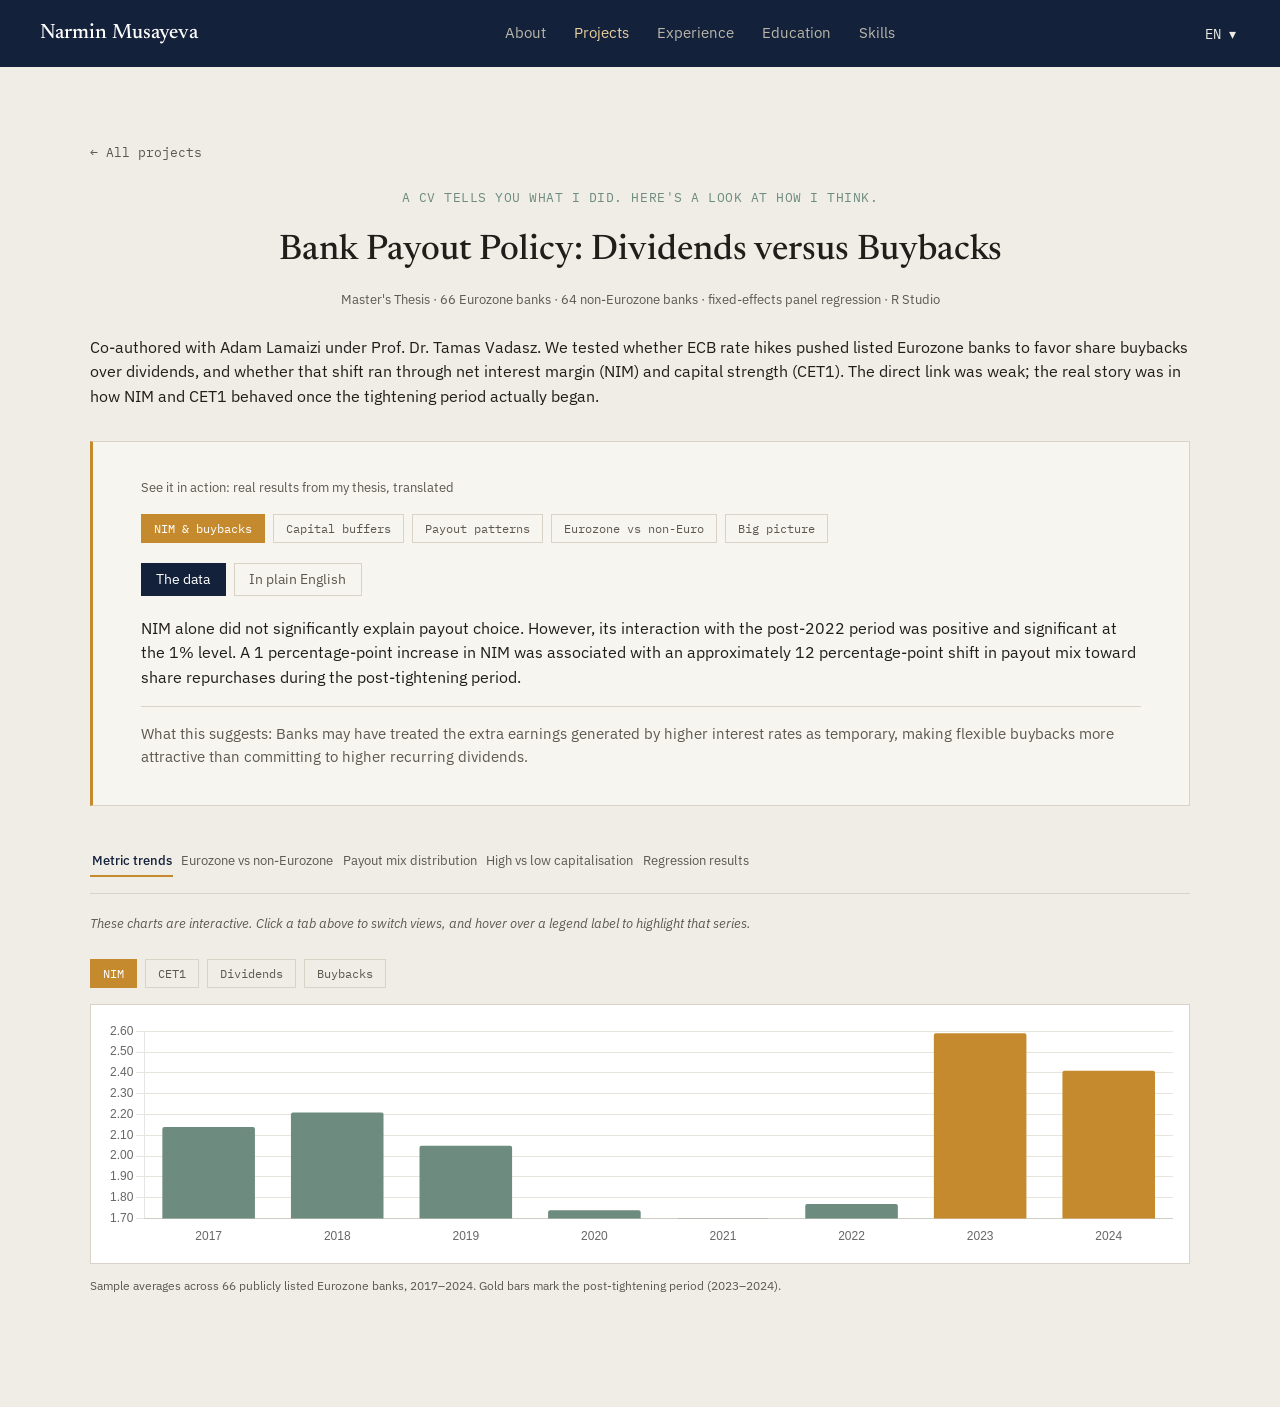
<file: projects/thesis.html>
<!DOCTYPE html>
<html lang="en">
<head>
<meta charset="UTF-8">
<meta name="viewport" content="width=device-width, initial-scale=1.0">
<title>Bank Payout Policy: Dividends versus Buybacks · Narmin Musayeva</title>
<link rel="preconnect" href="https://fonts.googleapis.com">
<link rel="preconnect" href="https://fonts.gstatic.com" crossorigin>
<link href="https://fonts.googleapis.com/css2?family=Newsreader:ital,opsz,wght@0,6..72,400;0,6..72,500;0,6..72,600;1,6..72,400&family=IBM+Plex+Sans:wght@400;500;600&family=IBM+Plex+Mono:wght@400;500&display=swap" rel="stylesheet">
<link rel="stylesheet" href="../style.css?v=20260911">
</head>
<body>

<a class="skip-link" href="#main">Skip to content</a>

<header class="topnav">
  <a href="../index.html#about" class="topnav-brand">Narmin Musayeva</a>

  <nav class="topnav-links" aria-label="Section navigation">
    <a href="../index.html#about" class="nav-link" data-i18n="nav.about">About</a>
    <a href="index.html" class="nav-link active" data-i18n="nav.projects">Projects</a>
    <a href="../index.html#experience" class="nav-link" data-i18n="nav.experience">Experience</a>
    <a href="../index.html#education" class="nav-link" data-i18n="nav.education">Education</a>
    <a href="../index.html#skills" class="nav-link" data-i18n="nav.skills">Skills</a>
  </nav>

<div class="lang-switcher">
  <button
    type="button"
    class="lang-current"
    aria-haspopup="true"
    aria-expanded="false"
  >
    EN ▾
  </button>

  <div class="lang-menu">
    <button type="button" class="lang-btn active" data-lang="en">English</button>
    <button type="button" class="lang-btn" data-lang="nl">Nederlands</button>
    <button type="button" class="lang-btn" data-lang="fr">Français</button>
  </div>
</div>

  <button type="button" class="nav-toggle" aria-label="Toggle menu" aria-expanded="false">☰</button>
</header>

<main id="main">
  <section class="section project-page">
    <a href="index.html" class="back-link" data-i18n="thesis.back">← All projects</a>
    <p class="eyebrow" data-i18n="thesis.eyebrow">A CV tells you what I did. Here's a look at how I think.</p>
    <h1 class="project-title" data-i18n="thesis.title">Bank Payout Policy: Dividends versus Buybacks</h1>
    <p class="case-scope" data-i18n="thesis.scope">Master's Thesis · 66 Eurozone banks · 64 non-Eurozone banks · fixed-effects panel regression · R Studio</p>

    <p class="case-desc project-intro" data-i18n="thesis.intro">
      Co-authored with Adam Lamaizi under Prof. Dr. Tamas Vadasz. We tested whether ECB rate hikes
      pushed listed Eurozone banks to favor share buybacks over dividends, and whether that shift
      ran through net interest margin (NIM) and capital strength (CET1). The direct link was weak;
      the real story was in how NIM and CET1 behaved once the tightening period actually began.
    </p>

    <div class="demo" id="translate-demo">
      <div class="demo-label" data-i18n="thesis.demoLabel">See it in action: real results from my thesis, translated</div>
      <div class="demo-examples" role="tablist" aria-label="Choose a finding">
        <button type="button" class="chip active" data-example="nim"  data-i18n="thesis.demo.nim">NIM &amp; buybacks</button>
        <button type="button" class="chip" data-example="cet1" data-i18n="thesis.demo.cet1">Capital buffers</button>
        <button type="button" class="chip" data-example="distribution" data-i18n="thesis.demo.distribution">Payout patterns</button>
        <button type="button" class="chip" data-example="region" data-i18n="thesis.demo.region">Eurozone vs non-Euro</button>
        <button type="button" class="chip" data-example="bigpicture" data-i18n="thesis.demo.bigpicture">Big picture</button>
      </div>
      <div class="demo-toggle" role="group" aria-label="Switch framing">
        <button type="button" class="demo-btn active" data-mode="raw" data-i18n="thesis.demo.raw">The data</button>
        <button type="button" class="demo-btn" data-mode="plain" data-i18n="thesis.demo.plain">In plain English</button>
      </div>
      <div class="demo-panel">
        <p class="demo-text" id="demo-text"></p>
        <p class="demo-takeaway" id="demo-takeaway"></p>
      </div>
    </div>

    <div class="view-tabs" role="tablist" aria-label="Chart selector">
      <button type="button" class="view-tab active" data-view="trend" data-i18n="thesis.tabs.trend">Metric trends</button>
      <button type="button" class="view-tab" data-view="region" data-i18n="thesis.tabs.region">Eurozone vs non-Eurozone</button>
      <button type="button" class="view-tab" data-view="distribution" data-i18n="thesis.tabs.distribution">Payout mix distribution</button>
      <button type="button" class="view-tab" data-view="groups" data-i18n="thesis.tabs.groups">High vs low capitalisation</button>
      <button type="button" class="view-tab" data-view="coefficients" data-i18n="thesis.tabs.coefficients">Regression results</button>
    </div>
    <p class="interactive-hint" data-i18n="thesis.hint">These charts are interactive. Click a tab above to switch views, and hover over a legend label to highlight that series.</p>

    <div class="chart-view" id="view-trend">
      <div class="chart-controls" role="group" aria-label="Chart metric selector">
        <button type="button" class="chip active" data-metric="nim">NIM</button>
        <button type="button" class="chip" data-metric="cet1">CET1</button>
        <button type="button" class="chip" data-metric="dividends" data-i18n="thesis.metric.dividends">Dividends</button>
        <button type="button" class="chip" data-metric="buybacks" data-i18n="thesis.metric.buybacks">Buybacks</button>
      </div>
      <div class="chart-wrap">
        <canvas id="thesisChart" height="260" role="img" aria-label="Bank metric over time, before and after ECB tightening"></canvas>
      </div>
      <p class="chart-note" data-i18n="thesis.note.trend">Sample averages across 66 publicly listed Eurozone banks, 2017–2024. Gold bars mark the post-tightening period (2023–2024).</p>
    </div>

    <div class="chart-view" id="view-region" hidden>
      <div class="chart-wrap">
        <canvas id="regionChart" height="260" role="img" aria-label="Payout mix over time, Eurozone vs non-Eurozone banks"></canvas>
      </div>
      <p class="chart-note" data-i18n="thesis.note.region">Average payout mix (share of payouts via buybacks) for 66 Eurozone vs 64 non-Eurozone banks, 2017–2024.</p>
    </div>

    <div class="chart-view" id="view-distribution" hidden>
      <div class="chart-wrap">
        <canvas id="distributionChart" height="260" role="img" aria-label="Distribution of payout mix across monetary policy periods"></canvas>
      </div>
      <p class="chart-note" data-i18n="thesis.note.distribution">Share of Eurozone bank-year observations in each payout-mix range, by period. Most banks sit near the ends, mostly dividends (0–0.2) or mostly buybacks (0.8–1.0), rather than a genuine mix.</p>
    </div>

    <div class="chart-view" id="view-groups" hidden>
      <div class="chart-wrap">
        <canvas id="groupsChart" height="260" role="img" aria-label="Average payout mix for high vs low CET1 and NIM banks"></canvas>
      </div>
      <p class="chart-note" data-i18n="thesis.note.groups">Banks split at the sample median for each metric. Well-capitalised banks lean toward buybacks; high-NIM banks (in this simple split) lean toward dividends. This pattern reverses once time period and bank fixed effects are controlled for.</p>
    </div>

    <div class="chart-view" id="view-coefficients" hidden>
      <div class="chart-wrap">
        <canvas id="coefficientsChart" height="260" role="img" aria-label="Regression coefficients from the baseline fixed-effects model"></canvas>
      </div>
      <p class="chart-note" data-i18n="thesis.note.coefficients">Driscoll-Kraay coefficients from the baseline fixed-effects regression. The direct effects of NIM and CET1 are small. The story is in how they interact with the post-tightening period.</p>
    </div>
  </section>
</main>

<script src="../vendor/chart.umd.min.js"></script>

<script src="thesis-i18n.js"></script>
<script src="../i18n.js"></script>

<script src="../script.js"></script>
<script src="thesis.js"></script>
</body>
</html>
</file>
<file: style.css>
/* ---------- tokens ---------- */
:root{
  --ink: #14213B;
  --ink-soft: #2A3A5C;
  --paper: #EFEDE6;
  --paper-raised: #F7F5F0;
  --text: #201E1A;
  --text-soft: #5B584E;
  --line: #D8D3C6;
  --accent: #C68A2E;
  --accent-soft: #E7CE9C;
  --sage: #6E8B7F;

  --serif: "Newsreader", Georgia, serif;
  --sans: "IBM Plex Sans", -apple-system, sans-serif;
  --mono: "IBM Plex Mono", monospace;

  --sidebar-w: 300px;
}

*{ box-sizing: border-box; }

html{ scroll-behavior: smooth; }

@media (prefers-reduced-motion: reduce){
  html{ scroll-behavior: auto; }
  *{ animation: none !important; transition: none !important; }
}

body{
  margin:0;
  background: var(--paper);
  color: var(--text);
  font-family: var(--sans);
  line-height: 1.55;
}

.skip-link{
  position:absolute; left:-999px; top:0;
  background: var(--ink); color:#fff; padding:.75rem 1rem; z-index:100;
}
.skip-link:focus{ left:1rem; top:1rem; }

a{ color: inherit; }

/* ---------- top nav ---------- */
.topnav{
  position: sticky;
  top:0;
  z-index: 50;
  background: var(--ink);
  color: #EDEBE3;
  display:grid;
  grid-template-columns: auto 1fr auto;
  align-items: center;
  padding: 1.1rem 2.5rem;
}

.topnav-brand{
  font-family: var(--serif);
  font-size: 1.3rem;
  font-weight: 500;
  color: #fff;
  text-decoration: none;
  justify-self: start;
}

.topnav-links{
  display:flex;
  gap: 1.75rem;
  justify-self: center;
}

.nav-link{
  text-decoration:none;
  color: #B9B6A9;
  font-size: 0.95rem;
  position: relative;
  padding-bottom: 2px;
}

.nav-link.active,
.nav-link:hover{
  color: #fff;
}

.nav-link.active{
  color: var(--accent-soft);
}

.nav-toggle{
  display:none;
  background: transparent;
  border: none;
  color: #EDEBE3;
  font-size: 1.5rem;
  padding: 0.25rem;
  cursor: pointer;
}

.lang-switcher{
  position: relative;
  justify-self: end;
}

.lang-current{
  font-family: var(--mono);
  font-size: 0.85rem;
  background: transparent;
  border: none;
  color: #EDEBE3;
  padding: 0.35rem 0.25rem;
  cursor: pointer;
}

.lang-current:hover{
  color: var(--accent-soft);
}

.lang-menu{
  display: none;
  position: absolute;
  top: calc(100% + 0.5rem);
  right: 0;
  min-width: 130px;
  background: var(--ink);
  border: 1px solid rgba(237,235,227,0.18);
  padding: 0.35rem 0;
  z-index: 100;
}

.lang-menu.open{
  display: block;
}

.lang-btn{
  display: block;
  width: 100%;
  text-align: left;
  font-family: var(--mono);
  font-size: 0.78rem;
  background: transparent;
  border: none;
  color: #B9B6A9;
  padding: 0.55rem 0.8rem;
  cursor: pointer;
}

.lang-btn:hover,
.lang-btn.active{
  color: #fff;
  background: rgba(255,255,255,0.08);
}

/* ---------- main ---------- */
main{
  padding: 3rem 2rem 3rem;
}

.section{
  max-width: 1500px;
  margin-inline: auto;
  padding: 4rem 0;
  border-bottom: 1px solid var(--line);
  scroll-margin-top: 5rem;
}
.section:last-of-type{ border-bottom: none; }

.section-title{
  font-family: var(--serif);
  font-size: 1.6rem;
  font-weight: 500;
  margin: 0 0 1.75rem;
}

.section-title-link{
  text-decoration: none;
  color: inherit;
  display: inline-block;
}

.section-title-link .section-title{
  transition: color 0.15s ease;
}

.section-title-link:hover .section-title{
  color: var(--accent);
}

.section-intro{
  color: var(--text-soft);
  margin: -1rem 0 1.75rem;
  max-width: 60ch;
}

/* ---------- hero ---------- */
.hero{ padding-top: 2.5rem; }

.hero-card{
  display:grid;
  grid-template-columns: 320px 1fr;
  border: 1px solid var(--line);
  background: var(--paper-raised);
  margin-bottom: 3rem;
  overflow: hidden;
}

.hero-photo{
  flex: 0 0 320px;
  background: var(--ink);
  display:flex;
  align-items:center;
  justify-content:center;
}

.hero-photo-img{
  width: 100%;
  height: 100%;
  object-fit: cover;
  display: block;
}

.hero-info{
  flex: 1;
  padding: 2.5rem 3rem;
}

.eyebrow{
  font-family: var(--mono);
  font-size: 0.8rem;
  color: var(--sage);
  text-transform: uppercase;
  letter-spacing: 0.04em;
  margin: 0 0 1rem;
}

.hero-name{
  font-family: var(--serif);
  font-size: 2.2rem;
  font-weight: 500;
  margin: 0 0 0.4rem;
}

.hero-title{
  font-family: var(--serif);
  font-size: 1.4rem;
  font-weight: 600;
  color: var(--ink);
  max-width: 42ch;
  margin: 0 0 1rem;
}

.hero-contact{
  display:grid;
  grid-template-columns: repeat(4, 1fr);
  gap: 1.5rem;
  margin: 0 0 1.75rem;
}

.hero-contact dt{
  font-family: var(--mono);
  font-size: 0.72rem;
  color: var(--sage);
  margin-bottom: 0.25rem;
}

.hero-contact dd{
  margin:0;
  font-size: 0.92rem;
}

.hero-contact a{
  text-decoration:none;
  border-bottom: 1px solid var(--line);
}
.hero-contact a:hover{ border-color: var(--text); }

.hero-cta{
  display:inline-block;
  font-family: var(--mono);
  font-size: 0.85rem;
  background: var(--ink);
  color: #fff;
  text-decoration:none;
  padding: 0.6rem 1.2rem;
}

.hero-tagline{
  max-width: 1200px;
  margin-inline: auto;
}

.hero-lead{
  max-width: 100%;
  font-size: 0.98rem;
  color: var(--text-soft);
  margin: 0 0 1.75rem;
}

.demo{
  background: var(--paper-raised);
  border: 1px solid var(--line);
  border-left: 3px solid var(--accent);
  padding: 2.25rem 3rem;
  margin-bottom: 2.5rem;
}

.demo-examples{
  display:flex;
  gap: 0.5rem;
  flex-wrap: wrap;
  margin-bottom: 1.25rem;
}

.demo-label{
  font-size: 0.8rem;
  color: var(--text-soft);
  margin-bottom: 1rem;
}

.demo-toggle{
  display:flex;
  gap: 0.5rem;
  margin-bottom: 1.25rem;
}

.demo-btn{
  font-family: var(--sans);
  font-size: 0.85rem;
  background: transparent;
  border: 1px solid var(--line);
  color: var(--text-soft);
  padding: 0.4rem 0.9rem;
  cursor: pointer;
}

.demo-btn.active{
  background: var(--ink);
  color: #fff;
  border-color: var(--ink);
}

.demo-text{
  margin:0;
  font-size: 1rem;
  min-height: 3.5em;
}

/* ---------- timeline ---------- */
.timeline{
  list-style:none;
  margin:0; padding:0;
  border-left: 1px solid var(--line);
}

.timeline-item{
  position: relative;
  padding: 0 0 2.25rem 2rem;
}
.timeline-item:last-child{ padding-bottom: 0; }

.timeline-item::before{
  content:"";
  position:absolute;
  left: -4.5px;
  top: 0.4rem;
  width: 8px; height:8px;
  background: var(--accent);
  border-radius: 50%;
}

.timeline-date{
  font-family: var(--mono);
  font-size: 0.8rem;
  color: var(--sage);
  display:block;
  margin-bottom: 0.35rem;
}

.timeline-body h4{
  margin: 0 0 0.25rem;
  font-family: var(--serif);
  font-weight: 500;
  font-size: 1.2rem;
}

.role-meta{
  font-size: 0.9rem;
  color: var(--text-soft);
  margin: 0 0 0.5rem;
}

.timeline-body p:last-child{
  max-width: 60ch;
  margin: 0;
}

.role-bullets{
  list-style:none;
  margin: 0.6rem 0 0;
  padding: 0;
  max-width: 100ch;
  display:flex;
  flex-direction: column;
  gap: 0.4rem;
}

.role-bullets[hidden]{
  display: none;
}

.details-toggle{
  font-family: var(--sans);
  font-size: 0.85rem;
  color: var(--accent);
  background: transparent;
  border: none;
  padding: 0;
  margin: 0.5rem 0 0;
  cursor: pointer;
  display: block;
}

.details-toggle:hover{
  text-decoration: underline;
}

.role-bullets li{
  position: relative;
  padding-left: 1.1rem;
}

.role-bullets li::before{
  content:"–";
  position:absolute;
  left:0;
  color: var(--accent);
}

/* ---------- projects / case files ---------- */
.case{
  border: 1px solid var(--line);
  background: var(--paper-raised);
  padding: 2rem;
  margin-bottom: 1.75rem;
  position: relative;
}

.case-secondary{
  background: transparent;
  border-style: dashed;
}

.case-header{
  display:flex;
  justify-content: space-between;
  align-items: flex-start;
  gap: 1rem;
  flex-wrap: wrap;
  margin-bottom: 1rem;
}

.case-tag{
  font-family: var(--mono);
  font-size: 0.75rem;
  color: var(--accent);
  margin: 0 0 0.4rem;
}

.case-header h4{
  font-family: var(--serif);
  font-weight: 500;
  font-size: 1.35rem;
  margin: 0;
  max-width: 30ch;
}

.case-scope{
  font-size: 0.82rem;
  color: var(--text-soft);
  text-align: right;
  max-width: 22ch;
}

.case-desc{
  max-width: 66ch;
  margin: 0 0 1.5rem;
}

.placeholder-copy{
  color: var(--text-soft);
  font-style: italic;
}

/* ---------- project cards (Projects teaser + hub) ---------- */
.project-cards{
  display:grid;
  grid-template-columns: repeat(3, 1fr);
  gap: 1.75rem;
}

.project-cards .case{
  display:flex;
  flex-direction: column;
  margin-bottom: 0;
  transition: transform 0.15s ease, box-shadow 0.15s ease;
}

.project-cards .case:hover{
  transform: translateY(-4px);
  box-shadow: 0 8px 20px rgba(20,33,59,0.12);
}

.project-cards .case-tag{
  font-family: var(--mono);
  font-size: 0.75rem;
  color: var(--accent);
  margin: 0 0 0.4rem;
}

.project-cards h4{
  font-family: var(--serif);
  font-weight: 500;
  font-size: 1.2rem;
  margin: 0 0 0.75rem;
}

.project-cards .case-desc{
  flex: 1;
  font-size: 0.92rem;
  max-width: none;
}

.case-link{
  font-family: var(--mono);
  font-size: 0.85rem;
  color: var(--ink);
  text-decoration: none;
  border-bottom: 1px solid var(--line);
  width: fit-content;
  margin-top: 1rem;
}
.case-link::after{
  content: "";
  position: absolute;
  inset: 0;
}
.case-link:hover{ border-color: var(--text); }

/* ---------- dedicated project pages ---------- */
.project-page{ max-width: 1100px; padding-top: 1.5rem !important; }

.project-page > .eyebrow,
.project-page > .project-title{
  text-align: center;
}

.project-page .case-scope{
  text-align: center;
  max-width: none;
  margin: 0 auto 1.5rem;
}

.project-page .project-intro{
  max-width: 100%;
  margin: 0 0 2rem;
  text-align: left;
}

.back-link{
  display:inline-block;
  font-family: var(--mono);
  font-size: 0.82rem;
  color: var(--text-soft);
  text-decoration: none;
  margin-bottom: 1.5rem;
}
.back-link:hover{ color: var(--text); }

.project-title{
  font-family: var(--serif);
  font-size: 2.2rem;
  font-weight: 500;
  margin: 0 0 0.75rem;
}

.demo-takeaway{
  margin: 1rem 0 0;
  padding-top: 1rem;
  border-top: 1px solid var(--line);
  font-size: 0.92rem;
  color: var(--text-soft);
}

.method-card{
  display: inline-block;
  border: 1px solid var(--line);
  padding: 1rem 1.5rem;
  margin: 0 0 2rem;
}

.method-card .case-tag{ margin-bottom: 0.5rem; }

.method-card p{
  margin: 0;
  font-size: 0.88rem;
  color: var(--text-soft);
}

.group-label{
  display: inline-block;
  font-family: var(--mono);
  font-size: 0.72rem;
  color: #fff;
  background: var(--sage);
  padding: 0.2rem 0.6rem;
  margin-bottom: 1rem;
}

.view-tabs{
  display:flex;
  gap: 0.4rem;
  flex-wrap: wrap;
  margin-bottom: 1.25rem;
  border-bottom: 1px solid var(--line);
  padding-bottom: 1rem;
}

.interactive-hint{
  font-size: 0.82rem;
  color: var(--text-soft);
  font-style: italic;
  margin: 0 0 1.5rem;
}

.view-tab{
  font-family: var(--sans);
  font-size: 0.82rem;
  background: transparent;
  border: none;
  color: var(--text-soft);
  padding: 0.4rem 0.1rem;
  cursor: pointer;
  border-bottom: 2px solid transparent;
}

.view-tab.active{
  color: var(--ink);
  border-bottom-color: var(--accent);
  font-weight: 500;
}

.chart-controls{
  display:flex;
  gap: 0.5rem;
  margin-bottom: 1rem;
  flex-wrap: wrap;
}

.chip{
  font-family: var(--mono);
  font-size: 0.78rem;
  background: transparent;
  border: 1px solid var(--line);
  padding: 0.35rem 0.75rem;
  cursor: pointer;
  color: var(--text-soft);
}

.chip.active{
  background: var(--accent);
  border-color: var(--accent);
  color: #fff;
}

.chart-wrap{
  background: #fff;
  border: 1px solid var(--line);
  padding: 1rem;
  height: 260px;
}

.chart-wrap canvas{
  max-height: 100% !important;
}

.chart-note{
  font-size: 0.78rem;
  color: var(--text-soft);
  margin: 0.75rem 0 0;
}

.chart-note code{
  font-family: var(--mono);
  background: var(--paper);
  padding: 0.1rem 0.35rem;
}

/* ---------- skills ---------- */
.skills-grid{
  display:grid;
  grid-template-columns: repeat(4, 1fr);
  gap: 2.5rem 2rem;
}

.skill-group h4{
  font-family: var(--serif);
  font-weight: 500;
  font-size: 1.05rem;
  margin: 0 0 1rem;
}

.skill-list{
  list-style:none;
  margin:0; padding:0;
  display:flex;
  flex-direction: column;
  gap: 0.6rem;
}

.skill-list li{
  font-size: 0.92rem;
  color: var(--text-soft);
}

/* ---------- contact ---------- */
.contact-links{
  display:flex;
  flex-direction: column;
  gap: 0.9rem;
  align-items: flex-start;
}

.contact-link{
  font-family: var(--mono);
  font-size: 1rem;
  text-decoration:none;
  border-bottom: 1px solid var(--line);
  padding-bottom: 2px;
}
.contact-link:hover{ border-color: var(--text); }

.footer{
  padding: 2rem 0 1rem;
  font-size: 0.8rem;
  color: var(--text-soft);
}

/* ---------- responsive ---------- */
@media (max-width: 880px){

  .topnav{
    position: sticky;
    flex-wrap: nowrap;
    padding: 1rem 1.25rem;
  }

  .topnav-brand{
    margin-right: auto;
  }

  .lang-switcher{
    margin-left: auto;
    margin-top: 0;
  }

  .nav-toggle{
    display: block;
    border: none;
    background: transparent;
    padding: 0.35rem 0;
    margin-left: 0.8rem;
    font-size: 1.6rem;
  }

  .topnav-links{
    display: none;
    position: absolute;
    top: 100%;
    right: 1.25rem;

    width: auto;
    min-width: 180px;

    flex-direction: column;
    gap: 0;

    margin: 0;
    padding: 0.5rem 0;

    background: var(--ink);
    border: 1px solid rgba(237,235,227,0.18);
  }

  .topnav-links.open{
    display: flex;
  }

  .topnav-links .nav-link{
    display: block;
    padding: 0.65rem 1rem;
    white-space: nowrap;
  }

  main{ padding: 2.5rem 1.25rem; }
  .hero-card{
   display: block;
   width: 100%;
    overflow: visible;
  }

  .hero-photo{
    display: block;
    width: 100%;
    height: 280px;
    flex: none;
  }

  .hero-photo-img{
    display: block;
    width: 100%;
    height: 100%;
    object-fit: cover;
  }

  .hero-info{
    display: block;
    width: 100%;
    height: auto;
    min-height: 0;
    flex: none;
    padding: 2rem;
    box-sizing: border-box;
    visibility: visible;
    opacity: 1;
  }
  
  .hero-contact{ grid-template-columns: 1fr; }
  .skills-grid{ grid-template-columns: 1fr; }
  .project-cards{ grid-template-columns: 1fr; }
  .case-header{ flex-direction: column; }
  .case-scope{ text-align: left; }
}
</file>
